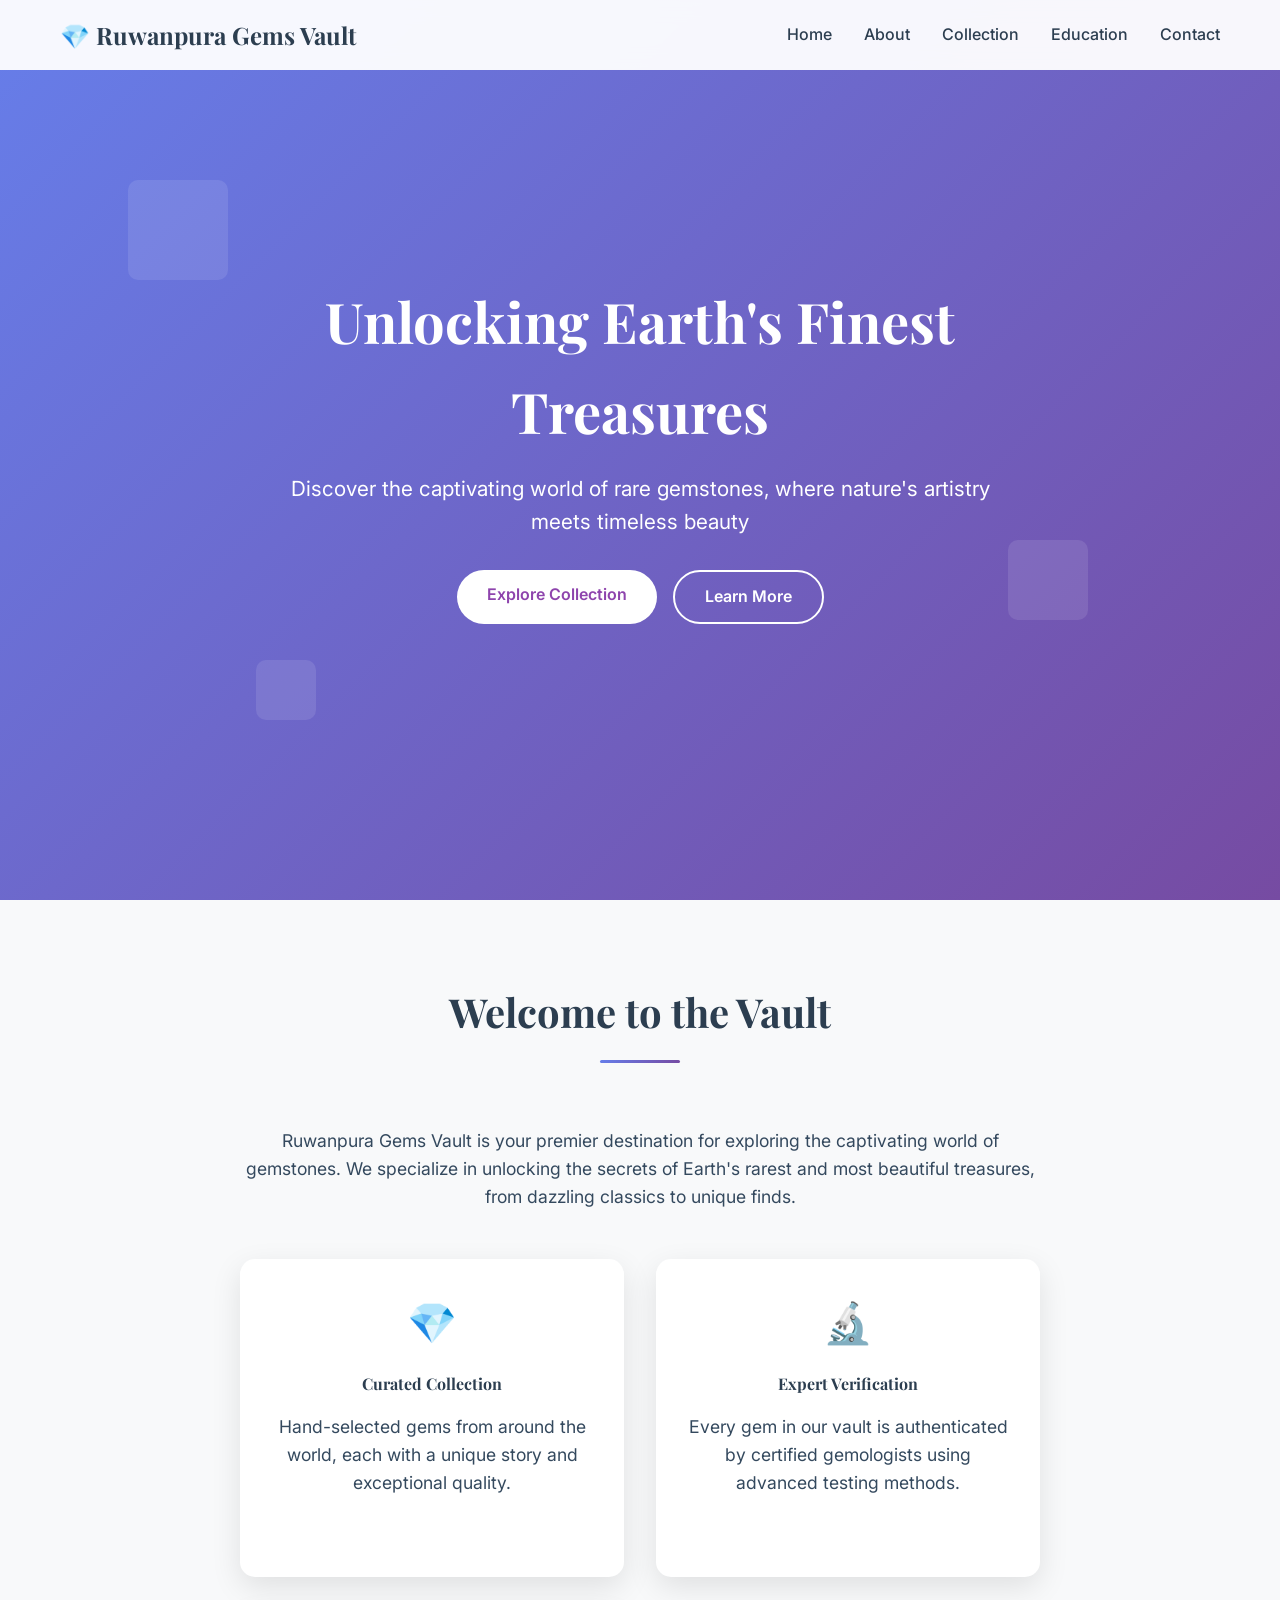
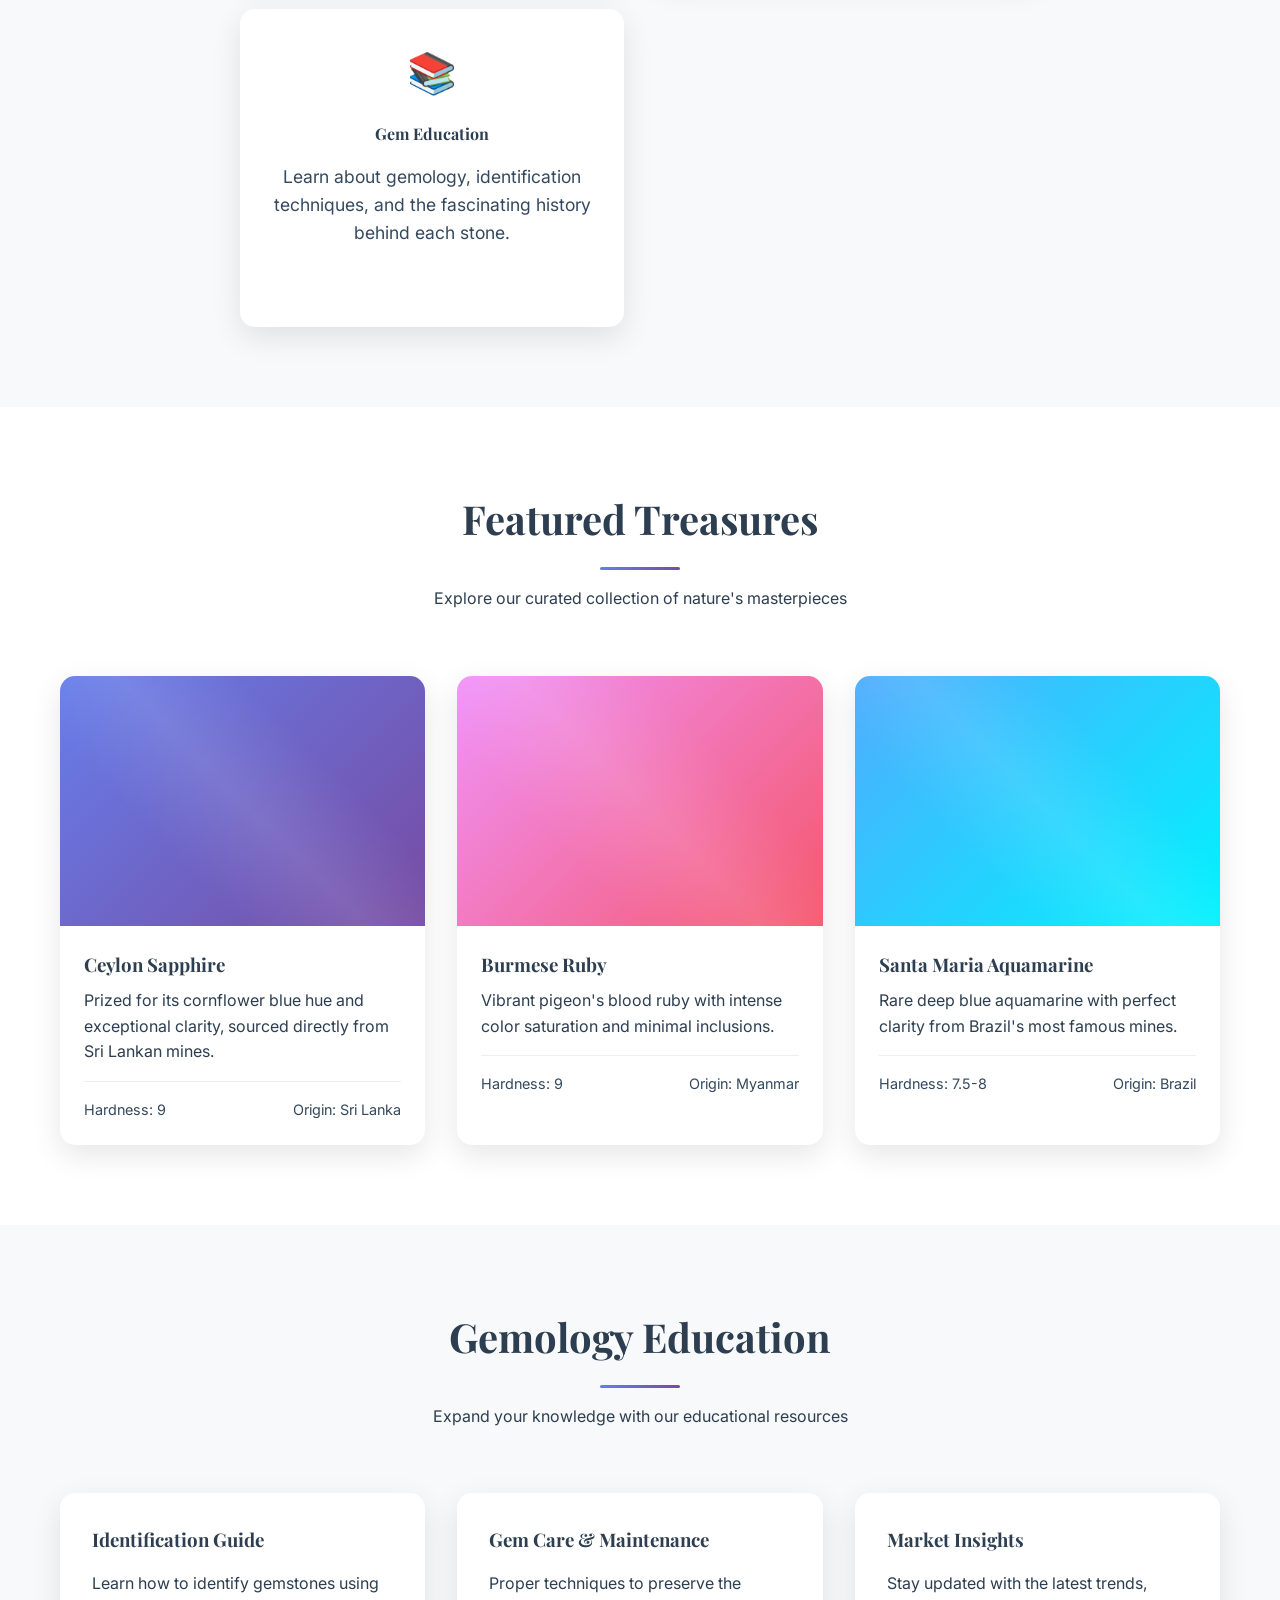
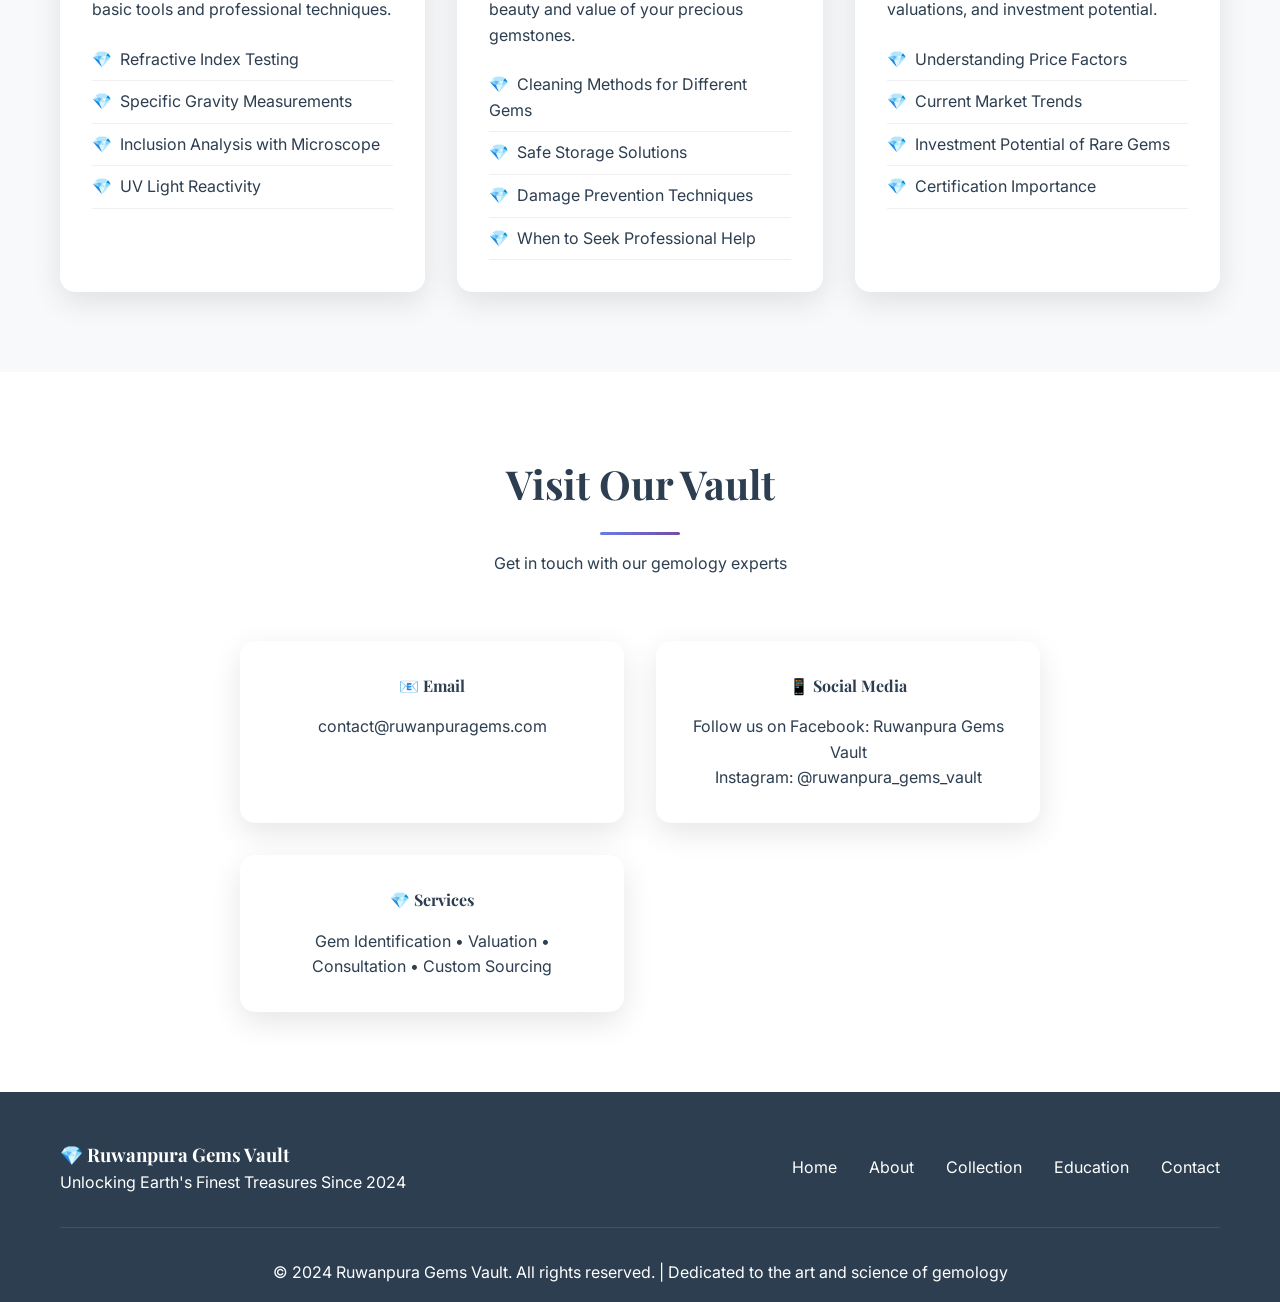
<file: index.html>
<!DOCTYPE html>
<html lang="en">
<head>
    <meta charset="UTF-8">
    <meta name="viewport" content="width=device-width, initial-scale=1.0">
    <title>Ruwanpura Gems Vault - Unlocking Earth's Finest Treasures</title>
    <link href="https://fonts.googleapis.com/css2?family=Playfair+Display:wght@400;700&family=Inter:wght@300;400;600&display=swap" rel="stylesheet">
    <style>
        * {
            margin: 0;
            padding: 0;
            box-sizing: border-box;
        }

        :root {
            --primary-color: #2c3e50;
            --secondary-color: #34495e;
            --accent-color: #8e44ad;
            --accent-light: #9b59b6;
            --text-light: #ecf0f1;
            --text-dark: #2c3e50;
            --gradient: linear-gradient(135deg, #667eea 0%, #764ba2 100%);
            --shadow: 0 10px 30px rgba(0, 0, 0, 0.1);
        }

        body {
            font-family: 'Inter', sans-serif;
            line-height: 1.6;
            color: var(--text-dark);
            overflow-x: hidden;
        }

        h1, h2, h3, h4 {
            font-family: 'Playfair Display', serif;
            font-weight: 700;
        }

        .container {
            max-width: 1200px;
            margin: 0 auto;
            padding: 0 20px;
        }

        /* Navigation */
        .navbar {
            position: fixed;
            top: 0;
            width: 100%;
            background: rgba(255, 255, 255, 0.95);
            backdrop-filter: blur(10px);
            z-index: 1000;
            padding: 1rem 0;
            transition: all 0.3s ease;
        }

        .nav-container {
            max-width: 1200px;
            margin: 0 auto;
            padding: 0 20px;
            display: flex;
            justify-content: space-between;
            align-items: center;
        }

        .nav-logo h2 {
            color: var(--primary-color);
            font-size: 1.5rem;
        }

        .nav-menu {
            display: flex;
            list-style: none;
            gap: 2rem;
        }

        .nav-menu a {
            text-decoration: none;
            color: var(--text-dark);
            font-weight: 500;
            transition: color 0.3s ease;
        }

        .nav-menu a:hover {
            color: var(--accent-color);
        }

        .hamburger {
            display: none;
            flex-direction: column;
            cursor: pointer;
        }

        .hamburger span {
            width: 25px;
            height: 3px;
            background: var(--primary-color);
            margin: 3px 0;
            transition: 0.3s;
        }

        /* Hero Section */
        .hero {
            min-height: 100vh;
            background: linear-gradient(135deg, #667eea 0%, #764ba2 100%);
            display: flex;
            align-items: center;
            justify-content: center;
            position: relative;
            overflow: hidden;
        }

        .hero-content {
            text-align: center;
            color: white;
            z-index: 2;
            max-width: 800px;
            padding: 0 20px;
        }

        .hero-title {
            font-size: 3.5rem;
            margin-bottom: 1rem;
            animation: fadeInUp 1s ease;
        }

        .hero-subtitle {
            font-size: 1.3rem;
            margin-bottom: 2rem;
            opacity: 0.9;
            animation: fadeInUp 1s ease 0.2s both;
        }

        .hero-buttons {
            display: flex;
            gap: 1rem;
            justify-content: center;
            animation: fadeInUp 1s ease 0.4s both;
        }

        .btn {
            padding: 12px 30px;
            border: none;
            border-radius: 50px;
            text-decoration: none;
            font-weight: 600;
            transition: all 0.3s ease;
            cursor: pointer;
        }

        .btn-primary {
            background: white;
            color: var(--accent-color);
        }

        .btn-primary:hover {
            transform: translateY(-2px);
            box-shadow: 0 10px 25px rgba(0, 0, 0, 0.2);
        }

        .btn-secondary {
            background: transparent;
            color: white;
            border: 2px solid white;
        }

        .btn-secondary:hover {
            background: white;
            color: var(--accent-color);
        }

        /* Crystal Animations */
        .hero-crystals {
            position: absolute;
            width: 100%;
            height: 100%;
            pointer-events: none;
        }

        .crystal {
            position: absolute;
            background: rgba(255, 255, 255, 0.1);
            border-radius: 10px;
            animation: float 6s ease-in-out infinite;
        }

        .crystal-1 {
            width: 100px;
            height: 100px;
            top: 20%;
            left: 10%;
            animation-delay: 0s;
        }

        .crystal-2 {
            width: 80px;
            height: 80px;
            top: 60%;
            right: 15%;
            animation-delay: 2s;
        }

        .crystal-3 {
            width: 60px;
            height: 60px;
            bottom: 20%;
            left: 20%;
            animation-delay: 4s;
        }

        /* Sections */
        section {
            padding: 80px 0;
        }

        .section-header {
            text-align: center;
            margin-bottom: 4rem;
        }

        .section-header h2 {
            font-size: 2.5rem;
            color: var(--primary-color);
            margin-bottom: 1rem;
        }

        .divider {
            width: 80px;
            height: 3px;
            background: var(--gradient);
            margin: 0 auto 1rem;
            border-radius: 2px;
        }

        /* About Section */
        .about {
            background: #f8f9fa;
        }

        .about-content {
            text-align: center;
            max-width: 800px;
            margin: 0 auto;
        }

        .about-text p {
            font-size: 1.1rem;
            margin-bottom: 3rem;
            color: var(--secondary-color);
        }

        .features {
            display: grid;
            grid-template-columns: repeat(auto-fit, minmax(250px, 1fr));
            gap: 2rem;
            margin-top: 3rem;
        }

        .feature {
            padding: 2rem;
            background: white;
            border-radius: 15px;
            box-shadow: var(--shadow);
            transition: transform 0.3s ease;
        }

        .feature:hover {
            transform: translateY(-5px);
        }

        .feature-icon {
            font-size: 2.5rem;
            margin-bottom: 1rem;
            display: block;
        }

        .feature h4 {
            margin-bottom: 1rem;
            color: var(--primary-color);
        }

        /* Gems Section */
        .gems-grid {
            display: grid;
            grid-template-columns: repeat(auto-fit, minmax(300px, 1fr));
            gap: 2rem;
        }

        .gem-card {
            background: white;
            border-radius: 15px;
            overflow: hidden;
            box-shadow: var(--shadow);
            transition: transform 0.3s ease;
        }

        .gem-card:hover {
            transform: translateY(-10px);
        }

        .gem-image {
            height: 250px;
            background: var(--gradient);
            position: relative;
            overflow: hidden;
        }

        .gem-image::after {
            content: '';
            position: absolute;
            top: 0;
            left: 0;
            right: 0;
            bottom: 0;
            background: linear-gradient(45deg, transparent 30%, rgba(255,255,255,0.1) 50%, transparent 70%);
            animation: shine 3s infinite;
        }

        .gem-info {
            padding: 1.5rem;
        }

        .gem-info h3 {
            margin-bottom: 0.5rem;
            color: var(--primary-color);
        }

        .gem-specs {
            display: flex;
            justify-content: space-between;
            margin-top: 1rem;
            padding-top: 1rem;
            border-top: 1px solid #eee;
            font-size: 0.9rem;
            color: var(--secondary-color);
        }

        /* Education Section */
        .education {
            background: #f8f9fa;
        }

        .education-grid {
            display: grid;
            grid-template-columns: repeat(auto-fit, minmax(300px, 1fr));
            gap: 2rem;
        }

        .edu-card {
            background: white;
            padding: 2rem;
            border-radius: 15px;
            box-shadow: var(--shadow);
        }

        .edu-card h3 {
            color: var(--primary-color);
            margin-bottom: 1rem;
        }

        .edu-card ul {
            list-style: none;
            margin-top: 1rem;
        }

        .edu-card li {
            padding: 0.5rem 0;
            border-bottom: 1px solid #f0f0f0;
        }

        .edu-card li:before {
            content: '💎';
            margin-right: 0.5rem;
        }

        /* Contact Section */
        .contact-info {
            display: grid;
            grid-template-columns: repeat(auto-fit, minmax(250px, 1fr));
            gap: 2rem;
            max-width: 800px;
            margin: 0 auto;
        }

        .contact-item {
            text-align: center;
            padding: 2rem;
            background: white;
            border-radius: 15px;
            box-shadow: var(--shadow);
        }

        .contact-item h4 {
            color: var(--primary-color);
            margin-bottom: 1rem;
        }

        /* Footer */
        .footer {
            background: var(--primary-color);
            color: white;
            padding: 3rem 0 1rem;
        }

        .footer-content {
            display: flex;
            justify-content: space-between;
            align-items: center;
            margin-bottom: 2rem;
        }

        .footer-links {
            display: flex;
            gap: 2rem;
        }

        .footer-links a {
            color: white;
            text-decoration: none;
            transition: color 0.3s ease;
        }

        .footer-links a:hover {
            color: var(--accent-light);
        }

        .footer-bottom {
            text-align: center;
            padding-top: 2rem;
            border-top: 1px solid rgba(255, 255, 255, 0.1);
        }

        /* Animations */
        @keyframes fadeInUp {
            from {
                opacity: 0;
                transform: translateY(30px);
            }
            to {
                opacity: 1;
                transform: translateY(0);
            }
        }

        @keyframes float {
            0%, 100% {
                transform: translateY(0) rotate(0deg);
            }
            50% {
                transform: translateY(-20px) rotate(180deg);
            }
        }

        @keyframes shine {
            0% {
                transform: translateX(-100%);
            }
            100% {
                transform: translateX(100%);
            }
        }

        /* Responsive Design */
        @media (max-width: 768px) {
            .hamburger {
                display: flex;
            }
            
            .nav-menu {
                position: fixed;
                left: -100%;
                top: 70px;
                flex-direction: column;
                background-color: white;
                width: 100%;
                text-align: center;
                transition: 0.3s;
                box-shadow: 0 10px 27px rgba(0, 0, 0, 0.05);
                padding: 2rem 0;
            }
            
            .nav-menu.active {
                left: 0;
            }
            
            .hero-title {
                font-size: 2.5rem;
            }
            
            .hero-buttons {
                flex-direction: column;
                align-items: center;
            }
            
            .footer-content {
                flex-direction: column;
                gap: 2rem;
                text-align: center;
            }
            
            .footer-links {
                flex-direction: column;
                gap: 1rem;
            }
        }
    </style>
</head>
<body>
    <!-- Navigation -->
    <nav class="navbar">
        <div class="nav-container">
            <div class="nav-logo">
                <h2>💎 Ruwanpura Gems Vault</h2>
            </div>
            <ul class="nav-menu">
                <li><a href="#home">Home</a></li>
                <li><a href="#about">About</a></li>
                <li><a href="#gems">Collection</a></li>
                <li><a href="#education">Education</a></li>
                <li><a href="#contact">Contact</a></li>
            </ul>
            <div class="hamburger">
                <span></span>
                <span></span>
                <span></span>
            </div>
        </div>
    </nav>

    <!-- Hero Section -->
    <section id="home" class="hero">
        <div class="hero-content">
            <h1 class="hero-title">Unlocking Earth's Finest Treasures</h1>
            <p class="hero-subtitle">Discover the captivating world of rare gemstones, where nature's artistry meets timeless beauty</p>
            <div class="hero-buttons">
                <a href="#gems" class="btn btn-primary">Explore Collection</a>
                <a href="#about" class="btn btn-secondary">Learn More</a>
            </div>
        </div>
        <div class="hero-crystals">
            <div class="crystal crystal-1"></div>
            <div class="crystal crystal-2"></div>
            <div class="crystal crystal-3"></div>
        </div>
    </section>

    <!-- About Section -->
    <section id="about" class="about">
        <div class="container">
            <div class="section-header">
                <h2>Welcome to the Vault</h2>
                <div class="divider"></div>
            </div>
            <div class="about-content">
                <div class="about-text">
                    <p>Ruwanpura Gems Vault is your premier destination for exploring the captivating world of gemstones. We specialize in unlocking the secrets of Earth's rarest and most beautiful treasures, from dazzling classics to unique finds.</p>
                    <div class="features">
                        <div class="feature">
                            <span class="feature-icon">💎</span>
                            <h4>Curated Collection</h4>
                            <p>Hand-selected gems from around the world, each with a unique story and exceptional quality.</p>
                        </div>
                        <div class="feature">
                            <span class="feature-icon">🔬</span>
                            <h4>Expert Verification</h4>
                            <p>Every gem in our vault is authenticated by certified gemologists using advanced testing methods.</p>
                        </div>
                        <div class="feature">
                            <span class="feature-icon">📚</span>
                            <h4>Gem Education</h4>
                            <p>Learn about gemology, identification techniques, and the fascinating history behind each stone.</p>
                        </div>
                    </div>
                </div>
            </div>
        </div>
    </section>

    <!-- Featured Gems -->
    <section id="gems" class="gems">
        <div class="container">
            <div class="section-header">
                <h2>Featured Treasures</h2>
                <div class="divider"></div>
                <p>Explore our curated collection of nature's masterpieces</p>
            </div>
            <div class="gems-grid">
                <div class="gem-card">
                    <div class="gem-image" style="background: linear-gradient(135deg, #667eea 0%, #764ba2 100%);"></div>
                    <div class="gem-info">
                        <h3>Ceylon Sapphire</h3>
                        <p>Prized for its cornflower blue hue and exceptional clarity, sourced directly from Sri Lankan mines.</p>
                        <div class="gem-specs">
                            <span>Hardness: 9</span>
                            <span>Origin: Sri Lanka</span>
                        </div>
                    </div>
                </div>
                <div class="gem-card">
                    <div class="gem-image" style="background: linear-gradient(135deg, #f093fb 0%, #f5576c 100%);"></div>
                    <div class="gem-info">
                        <h3>Burmese Ruby</h3>
                        <p>Vibrant pigeon's blood ruby with intense color saturation and minimal inclusions.</p>
                        <div class="gem-specs">
                            <span>Hardness: 9</span>
                            <span>Origin: Myanmar</span>
                        </div>
                    </div>
                </div>
                <div class="gem-card">
                    <div class="gem-image" style="background: linear-gradient(135deg, #4facfe 0%, #00f2fe 100%);"></div>
                    <div class="gem-info">
                        <h3>Santa Maria Aquamarine</h3>
                        <p>Rare deep blue aquamarine with perfect clarity from Brazil's most famous mines.</p>
                        <div class="gem-specs">
                            <span>Hardness: 7.5-8</span>
                            <span>Origin: Brazil</span>
                        </div>
                    </div>
                </div>
            </div>
        </div>
    </section>

    <!-- Education Section -->
    <section id="education" class="education">
        <div class="container">
            <div class="section-header">
                <h2>Gemology Education</h2>
                <div class="divider"></div>
                <p>Expand your knowledge with our educational resources</p>
            </div>
            <div class="education-grid">
                <div class="edu-card">
                    <h3>Identification Guide</h3>
                    <p>Learn how to identify gemstones using basic tools and professional techniques.</p>
                    <ul>
                        <li>Refractive Index Testing</li>
                        <li>Specific Gravity Measurements</li>
                        <li>Inclusion Analysis with Microscope</li>
                        <li>UV Light Reactivity</li>
                    </ul>
                </div>
                <div class="edu-card">
                    <h3>Gem Care & Maintenance</h3>
                    <p>Proper techniques to preserve the beauty and value of your precious gemstones.</p>
                    <ul>
                        <li>Cleaning Methods for Different Gems</li>
                        <li>Safe Storage Solutions</li>
                        <li>Damage Prevention Techniques</li>
                        <li>When to Seek Professional Help</li>
                    </ul>
                </div>
                <div class="edu-card">
                    <h3>Market Insights</h3>
                    <p>Stay updated with the latest trends, valuations, and investment potential.</p>
                    <ul>
                        <li>Understanding Price Factors</li>
                        <li>Current Market Trends</li>
                        <li>Investment Potential of Rare Gems</li>
                        <li>Certification Importance</li>
                    </ul>
                </div>
            </div>
        </div>
    </section>

    <!-- Contact Section -->
    <section id="contact" class="contact">
        <div class="container">
            <div class="section-header">
                <h2>Visit Our Vault</h2>
                <div class="divider"></div>
                <p>Get in touch with our gemology experts</p>
            </div>
            <div class="contact-content">
                <div class="contact-info">
                    <div class="contact-item">
                        <h4>📧 Email</h4>
                        <p>contact@ruwanpuragems.com</p>
                    </div>
                    <div class="contact-item">
                        <h4>📱 Social Media</h4>
                        <p>Follow us on Facebook: Ruwanpura Gems Vault</p>
                        <p>Instagram: @ruwanpura_gems_vault</p>
                    </div>
                    <div class="contact-item">
                        <h4>💎 Services</h4>
                        <p>Gem Identification • Valuation • Consultation • Custom Sourcing</p>
                    </div>
                </div>
            </div>
        </div>
    </section>

    <!-- Footer -->
    <footer class="footer">
        <div class="container">
            <div class="footer-content">
                <div class="footer-logo">
                    <h3>💎 Ruwanpura Gems Vault</h3>
                    <p>Unlocking Earth's Finest Treasures Since 2024</p>
                </div>
                <div class="footer-links">
                    <a href="#home">Home</a>
                    <a href="#about">About</a>
                    <a href="#gems">Collection</a>
                    <a href="#education">Education</a>
                    <a href="#contact">Contact</a>
                </div>
            </div>
            <div class="footer-bottom">
                <p>&copy; 2024 Ruwanpura Gems Vault. All rights reserved. | Dedicated to the art and science of gemology</p>
            </div>
        </div>
    </footer>

    <script>
        // Mobile Navigation Toggle
        const hamburger = document.querySelector('.hamburger');
        const navMenu = document.querySelector('.nav-menu');

        hamburger.addEventListener('click', () => {
            hamburger.classList.toggle('active');
            navMenu.classList.toggle('active');
        });

        // Close mobile menu when clicking on a link
        document.querySelectorAll('.nav-menu a').forEach(n => n.addEventListener('click', () => {
            hamburger.classList.remove('active');
            navMenu.classList.remove('active');
        }));

        // Smooth scrolling for navigation links
        document.querySelectorAll('a[href^="#"]').forEach(anchor => {
            anchor.addEventListener('click', function (e) {
                e.preventDefault();
                const target = document.querySelector(this.getAttribute('href'));
                if (target) {
                    target.scrollIntoView({
                        behavior: 'smooth',
                        block: 'start'
                    });
                }
            });
        });

        // Navbar background on scroll
        window.addEventListener('scroll', () => {
            const navbar = document.querySelector('.navbar');
            if (window.scrollY > 100) {
                navbar.style.background = 'rgba(255, 255, 255, 0.98)';
                navbar.style.boxShadow = '0 2px 20px rgba(0, 0, 0, 0.1)';
            } else {
                navbar.style.background = 'rgba(255, 255, 255, 0.95)';
                navbar.style.boxShadow = 'none';
            }
        });

        // Add loading animation
        window.addEventListener('load', () => {
            document.body.classList.add('loaded');
        });
    </script>
</body>
</html>
</file>
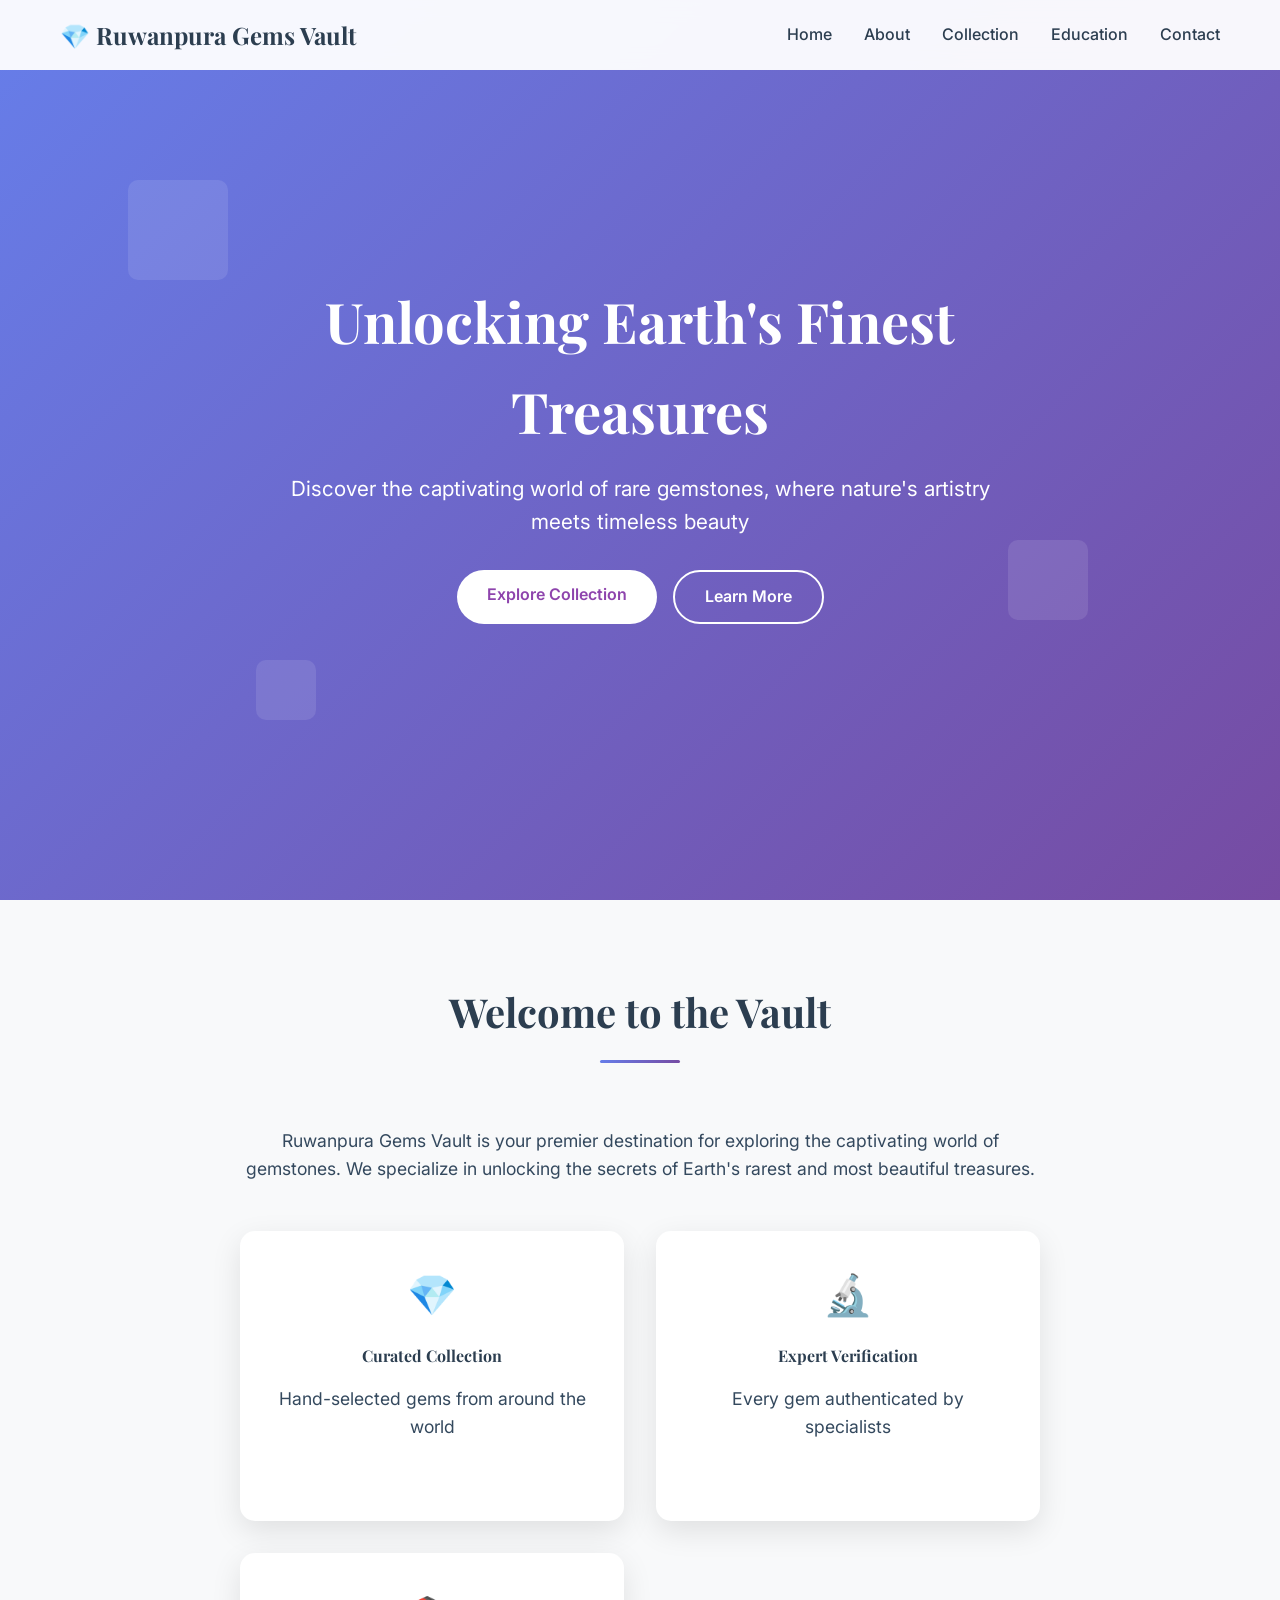
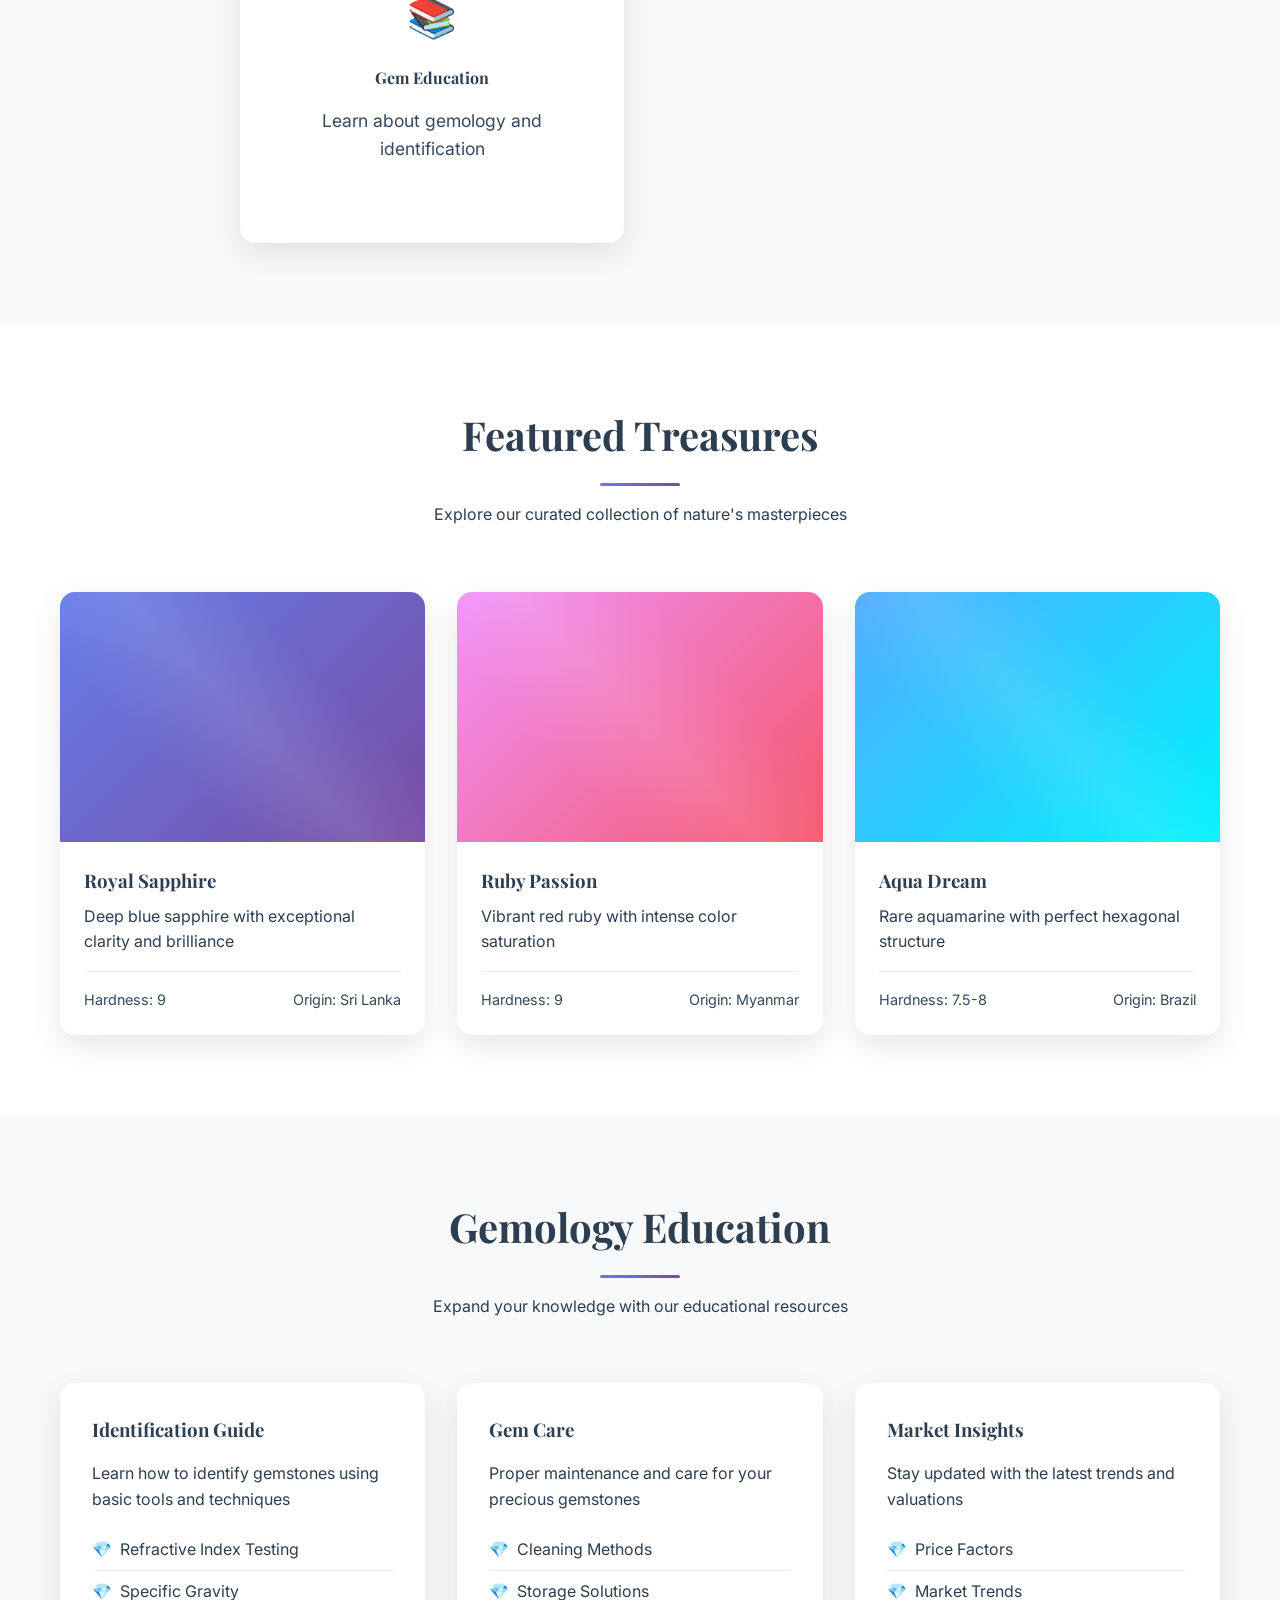
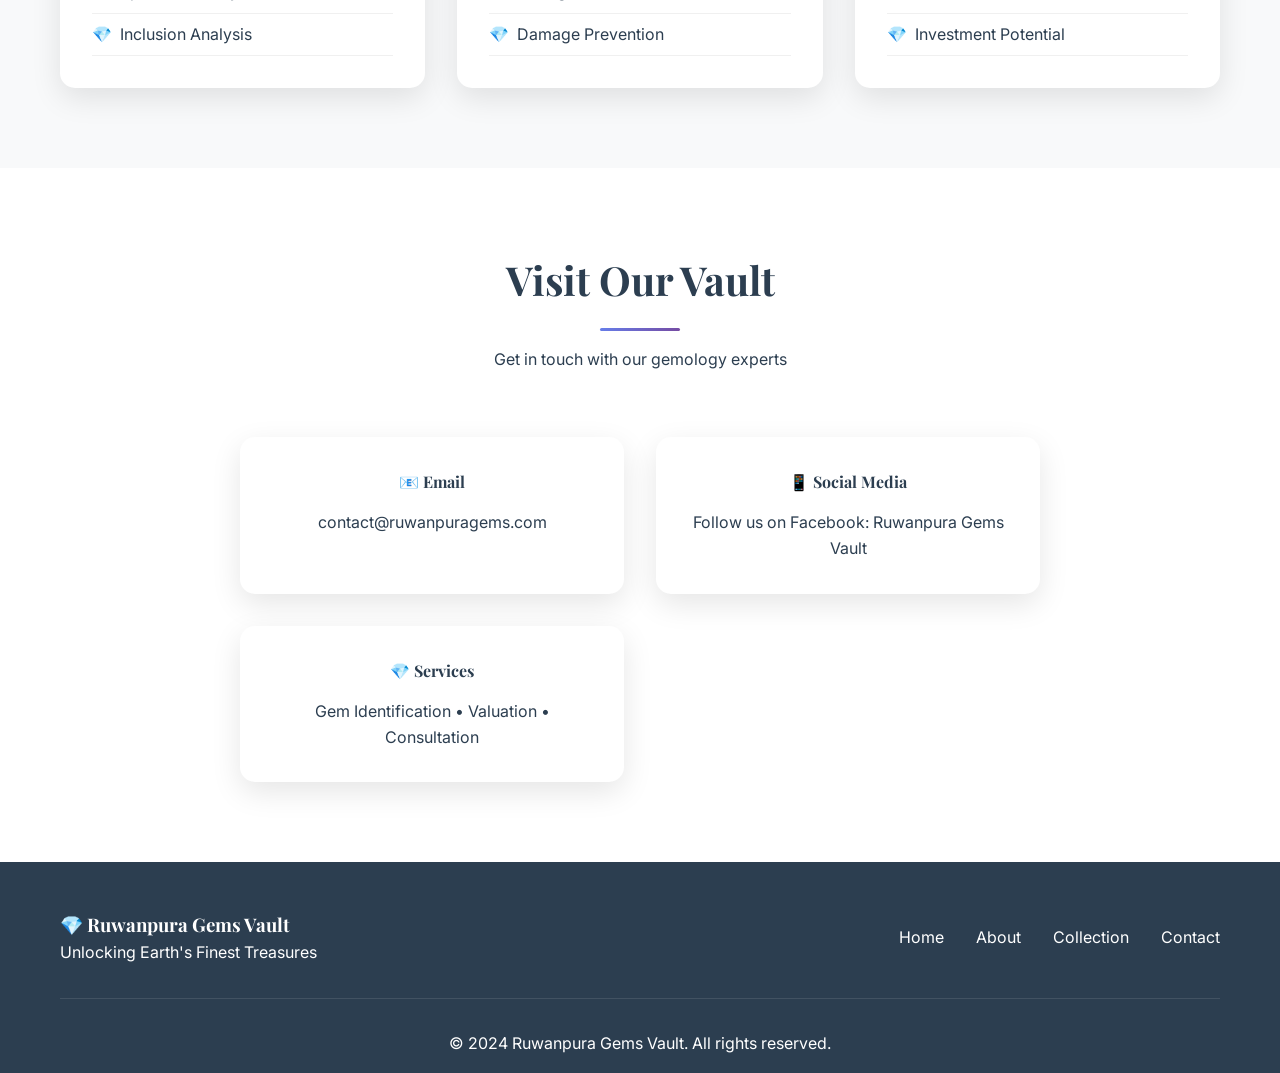
<file: ruwanpura-gems-vault/index.html>
<!DOCTYPE html>
<html lang="en">
<head>
    <meta charset="UTF-8">
    <meta name="viewport" content="width=device-width, initial-scale=1.0">
    <title>Ruwanpura Gems Vault - Unlocking Earth's Finest Treasures</title>
    <link rel="stylesheet" href="style.css">
    <link href="https://fonts.googleapis.com/css2?family=Playfair+Display:wght@400;700&family=Inter:wght@300;400;600&display=swap" rel="stylesheet">
</head>
<body>
    <!-- Navigation -->
    <nav class="navbar">
        <div class="nav-container">
            <div class="nav-logo">
                <h2>💎 Ruwanpura Gems Vault</h2>
            </div>
            <ul class="nav-menu">
                <li><a href="#home">Home</a></li>
                <li><a href="#about">About</a></li>
                <li><a href="#gems">Collection</a></li>
                <li><a href="#education">Education</a></li>
                <li><a href="#contact">Contact</a></li>
            </ul>
            <div class="hamburger">
                <span></span>
                <span></span>
                <span></span>
            </div>
        </div>
    </nav>

    <!-- Hero Section -->
    <section id="home" class="hero">
        <div class="hero-content">
            <h1 class="hero-title">Unlocking Earth's Finest Treasures</h1>
            <p class="hero-subtitle">Discover the captivating world of rare gemstones, where nature's artistry meets timeless beauty</p>
            <div class="hero-buttons">
                <a href="#gems" class="btn btn-primary">Explore Collection</a>
                <a href="#about" class="btn btn-secondary">Learn More</a>
            </div>
        </div>
        <div class="hero-crystals">
            <div class="crystal crystal-1"></div>
            <div class="crystal crystal-2"></div>
            <div class="crystal crystal-3"></div>
        </div>
    </section>

    <!-- About Section -->
    <section id="about" class="about">
        <div class="container">
            <div class="section-header">
                <h2>Welcome to the Vault</h2>
                <div class="divider"></div>
            </div>
            <div class="about-content">
                <div class="about-text">
                    <p>Ruwanpura Gems Vault is your premier destination for exploring the captivating world of gemstones. We specialize in unlocking the secrets of Earth's rarest and most beautiful treasures.</p>
                    <div class="features">
                        <div class="feature">
                            <span class="feature-icon">💎</span>
                            <h4>Curated Collection</h4>
                            <p>Hand-selected gems from around the world</p>
                        </div>
                        <div class="feature">
                            <span class="feature-icon">🔬</span>
                            <h4>Expert Verification</h4>
                            <p>Every gem authenticated by specialists</p>
                        </div>
                        <div class="feature">
                            <span class="feature-icon">📚</span>
                            <h4>Gem Education</h4>
                            <p>Learn about gemology and identification</p>
                        </div>
                    </div>
                </div>
            </div>
        </div>
    </section>

    <!-- Featured Gems -->
    <section id="gems" class="gems">
        <div class="container">
            <div class="section-header">
                <h2>Featured Treasures</h2>
                <div class="divider"></div>
                <p>Explore our curated collection of nature's masterpieces</p>
            </div>
            <div class="gems-grid">
                <div class="gem-card">
                    <div class="gem-image" style="background: linear-gradient(135deg, #667eea 0%, #764ba2 100%);"></div>
                    <div class="gem-info">
                        <h3>Royal Sapphire</h3>
                        <p>Deep blue sapphire with exceptional clarity and brilliance</p>
                        <div class="gem-specs">
                            <span>Hardness: 9</span>
                            <span>Origin: Sri Lanka</span>
                        </div>
                    </div>
                </div>
                <div class="gem-card">
                    <div class="gem-image" style="background: linear-gradient(135deg, #f093fb 0%, #f5576c 100%);"></div>
                    <div class="gem-info">
                        <h3>Ruby Passion</h3>
                        <p>Vibrant red ruby with intense color saturation</p>
                        <div class="gem-specs">
                            <span>Hardness: 9</span>
                            <span>Origin: Myanmar</span>
                        </div>
                    </div>
                </div>
                <div class="gem-card">
                    <div class="gem-image" style="background: linear-gradient(135deg, #4facfe 0%, #00f2fe 100%);"></div>
                    <div class="gem-info">
                        <h3>Aqua Dream</h3>
                        <p>Rare aquamarine with perfect hexagonal structure</p>
                        <div class="gem-specs">
                            <span>Hardness: 7.5-8</span>
                            <span>Origin: Brazil</span>
                        </div>
                    </div>
                </div>
            </div>
        </div>
    </section>

    <!-- Education Section -->
    <section id="education" class="education">
        <div class="container">
            <div class="section-header">
                <h2>Gemology Education</h2>
                <div class="divider"></div>
                <p>Expand your knowledge with our educational resources</p>
            </div>
            <div class="education-grid">
                <div class="edu-card">
                    <h3>Identification Guide</h3>
                    <p>Learn how to identify gemstones using basic tools and techniques</p>
                    <ul>
                        <li>Refractive Index Testing</li>
                        <li>Specific Gravity</li>
                        <li>Inclusion Analysis</li>
                    </ul>
                </div>
                <div class="edu-card">
                    <h3>Gem Care</h3>
                    <p>Proper maintenance and care for your precious gemstones</p>
                    <ul>
                        <li>Cleaning Methods</li>
                        <li>Storage Solutions</li>
                        <li>Damage Prevention</li>
                    </ul>
                </div>
                <div class="edu-card">
                    <h3>Market Insights</h3>
                    <p>Stay updated with the latest trends and valuations</p>
                    <ul>
                        <li>Price Factors</li>
                        <li>Market Trends</li>
                        <li>Investment Potential</li>
                    </ul>
                </div>
            </div>
        </div>
    </section>

    <!-- Contact Section -->
    <section id="contact" class="contact">
        <div class="container">
            <div class="section-header">
                <h2>Visit Our Vault</h2>
                <div class="divider"></div>
                <p>Get in touch with our gemology experts</p>
            </div>
            <div class="contact-content">
                <div class="contact-info">
                    <div class="contact-item">
                        <h4>📧 Email</h4>
                        <p>contact@ruwanpuragems.com</p>
                    </div>
                    <div class="contact-item">
                        <h4>📱 Social Media</h4>
                        <p>Follow us on Facebook: Ruwanpura Gems Vault</p>
                    </div>
                    <div class="contact-item">
                        <h4>💎 Services</h4>
                        <p>Gem Identification • Valuation • Consultation</p>
                    </div>
                </div>
            </div>
        </div>
    </section>

    <!-- Footer -->
    <footer class="footer">
        <div class="container">
            <div class="footer-content">
                <div class="footer-logo">
                    <h3>💎 Ruwanpura Gems Vault</h3>
                    <p>Unlocking Earth's Finest Treasures</p>
                </div>
                <div class="footer-links">
                    <a href="#home">Home</a>
                    <a href="#about">About</a>
                    <a href="#gems">Collection</a>
                    <a href="#contact">Contact</a>
                </div>
            </div>
            <div class="footer-bottom">
                <p>&copy; 2024 Ruwanpura Gems Vault. All rights reserved.</p>
            </div>
        </div>
    </footer>

    <script src="script.js"></script>
</body>
</html>
</file>
<file: ruwanpura-gems-vault/style.css>
* {
    margin: 0;
    padding: 0;
    box-sizing: border-box;
}

:root {
    --primary-color: #2c3e50;
    --secondary-color: #34495e;
    --accent-color: #8e44ad;
    --accent-light: #9b59b6;
    --text-light: #ecf0f1;
    --text-dark: #2c3e50;
    --gradient: linear-gradient(135deg, #667eea 0%, #764ba2 100%);
    --shadow: 0 10px 30px rgba(0, 0, 0, 0.1);
}

body {
    font-family: 'Inter', sans-serif;
    line-height: 1.6;
    color: var(--text-dark);
    overflow-x: hidden;
}

h1, h2, h3, h4 {
    font-family: 'Playfair Display', serif;
    font-weight: 700;
}

.container {
    max-width: 1200px;
    margin: 0 auto;
    padding: 0 20px;
}

/* Navigation */
.navbar {
    position: fixed;
    top: 0;
    width: 100%;
    background: rgba(255, 255, 255, 0.95);
    backdrop-filter: blur(10px);
    z-index: 1000;
    padding: 1rem 0;
    transition: all 0.3s ease;
}

.nav-container {
    max-width: 1200px;
    margin: 0 auto;
    padding: 0 20px;
    display: flex;
    justify-content: space-between;
    align-items: center;
}

.nav-logo h2 {
    color: var(--primary-color);
    font-size: 1.5rem;
}

.nav-menu {
    display: flex;
    list-style: none;
    gap: 2rem;
}

.nav-menu a {
    text-decoration: none;
    color: var(--text-dark);
    font-weight: 500;
    transition: color 0.3s ease;
}

.nav-menu a:hover {
    color: var(--accent-color);
}

.hamburger {
    display: none;
    flex-direction: column;
    cursor: pointer;
}

.hamburger span {
    width: 25px;
    height: 3px;
    background: var(--primary-color);
    margin: 3px 0;
    transition: 0.3s;
}

/* Hero Section */
.hero {
    min-height: 100vh;
    background: linear-gradient(135deg, #667eea 0%, #764ba2 100%);
    display: flex;
    align-items: center;
    justify-content: center;
    position: relative;
    overflow: hidden;
}

.hero-content {
    text-align: center;
    color: white;
    z-index: 2;
    max-width: 800px;
    padding: 0 20px;
}

.hero-title {
    font-size: 3.5rem;
    margin-bottom: 1rem;
    animation: fadeInUp 1s ease;
}

.hero-subtitle {
    font-size: 1.3rem;
    margin-bottom: 2rem;
    opacity: 0.9;
    animation: fadeInUp 1s ease 0.2s both;
}

.hero-buttons {
    display: flex;
    gap: 1rem;
    justify-content: center;
    animation: fadeInUp 1s ease 0.4s both;
}

.btn {
    padding: 12px 30px;
    border: none;
    border-radius: 50px;
    text-decoration: none;
    font-weight: 600;
    transition: all 0.3s ease;
    cursor: pointer;
}

.btn-primary {
    background: white;
    color: var(--accent-color);
}

.btn-primary:hover {
    transform: translateY(-2px);
    box-shadow: 0 10px 25px rgba(0, 0, 0, 0.2);
}

.btn-secondary {
    background: transparent;
    color: white;
    border: 2px solid white;
}

.btn-secondary:hover {
    background: white;
    color: var(--accent-color);
}

/* Crystal Animations */
.hero-crystals {
    position: absolute;
    width: 100%;
    height: 100%;
    pointer-events: none;
}

.crystal {
    position: absolute;
    background: rgba(255, 255, 255, 0.1);
    border-radius: 10px;
    animation: float 6s ease-in-out infinite;
}

.crystal-1 {
    width: 100px;
    height: 100px;
    top: 20%;
    left: 10%;
    animation-delay: 0s;
}

.crystal-2 {
    width: 80px;
    height: 80px;
    top: 60%;
    right: 15%;
    animation-delay: 2s;
}

.crystal-3 {
    width: 60px;
    height: 60px;
    bottom: 20%;
    left: 20%;
    animation-delay: 4s;
}

/* Sections */
section {
    padding: 80px 0;
}

.section-header {
    text-align: center;
    margin-bottom: 4rem;
}

.section-header h2 {
    font-size: 2.5rem;
    color: var(--primary-color);
    margin-bottom: 1rem;
}

.divider {
    width: 80px;
    height: 3px;
    background: var(--gradient);
    margin: 0 auto 1rem;
    border-radius: 2px;
}

/* About Section */
.about {
    background: #f8f9fa;
}

.about-content {
    text-align: center;
    max-width: 800px;
    margin: 0 auto;
}

.about-text p {
    font-size: 1.1rem;
    margin-bottom: 3rem;
    color: var(--secondary-color);
}

.features {
    display: grid;
    grid-template-columns: repeat(auto-fit, minmax(250px, 1fr));
    gap: 2rem;
    margin-top: 3rem;
}

.feature {
    padding: 2rem;
    background: white;
    border-radius: 15px;
    box-shadow: var(--shadow);
    transition: transform 0.3s ease;
}

.feature:hover {
    transform: translateY(-5px);
}

.feature-icon {
    font-size: 2.5rem;
    margin-bottom: 1rem;
    display: block;
}

.feature h4 {
    margin-bottom: 1rem;
    color: var(--primary-color);
}

/* Gems Section */
.gems-grid {
    display: grid;
    grid-template-columns: repeat(auto-fit, minmax(300px, 1fr));
    gap: 2rem;
}

.gem-card {
    background: white;
    border-radius: 15px;
    overflow: hidden;
    box-shadow: var(--shadow);
    transition: transform 0.3s ease;
}

.gem-card:hover {
    transform: translateY(-10px);
}

.gem-image {
    height: 250px;
    background: var(--gradient);
    position: relative;
    overflow: hidden;
}

.gem-image::after {
    content: '';
    position: absolute;
    top: 0;
    left: 0;
    right: 0;
    bottom: 0;
    background: linear-gradient(45deg, transparent 30%, rgba(255,255,255,0.1) 50%, transparent 70%);
    animation: shine 3s infinite;
}

.gem-info {
    padding: 1.5rem;
}

.gem-info h3 {
    margin-bottom: 0.5rem;
    color: var(--primary-color);
}

.gem-specs {
    display: flex;
    justify-content: space-between;
    margin-top: 1rem;
    padding-top: 1rem;
    border-top: 1px solid #eee;
    font-size: 0.9rem;
    color: var(--secondary-color);
}

/* Education Section */
.education {
    background: #f8f9fa;
}

.education-grid {
    display: grid;
    grid-template-columns: repeat(auto-fit, minmax(300px, 1fr));
    gap: 2rem;
}

.edu-card {
    background: white;
    padding: 2rem;
    border-radius: 15px;
    box-shadow: var(--shadow);
}

.edu-card h3 {
    color: var(--primary-color);
    margin-bottom: 1rem;
}

.edu-card ul {
    list-style: none;
    margin-top: 1rem;
}

.edu-card li {
    padding: 0.5rem 0;
    border-bottom: 1px solid #f0f0f0;
}

.edu-card li:before {
    content: '💎';
    margin-right: 0.5rem;
}

/* Contact Section */
.contact-info {
    display: grid;
    grid-template-columns: repeat(auto-fit, minmax(250px, 1fr));
    gap: 2rem;
    max-width: 800px;
    margin: 0 auto;
}

.contact-item {
    text-align: center;
    padding: 2rem;
    background: white;
    border-radius: 15px;
    box-shadow: var(--shadow);
}

.contact-item h4 {
    color: var(--primary-color);
    margin-bottom: 1rem;
}

/* Footer */
.footer {
    background: var(--primary-color);
    color: white;
    padding: 3rem 0 1rem;
}

.footer-content {
    display: flex;
    justify-content: space-between;
    align-items: center;
    margin-bottom: 2rem;
}

.footer-links {
    display: flex;
    gap: 2rem;
}

.footer-links a {
    color: white;
    text-decoration: none;
    transition: color 0.3s ease;
}

.footer-links a:hover {
    color: var(--accent-light);
}

.footer-bottom {
    text-align: center;
    padding-top: 2rem;
    border-top: 1px solid rgba(255, 255, 255, 0.1);
}

/* Animations */
@keyframes fadeInUp {
    from {
        opacity: 0;
        transform: translateY(30px);
    }
    to {
        opacity: 1;
        transform: translateY(0);
    }
}

@keyframes float {
    0%, 100% {
        transform: translateY(0) rotate(0deg);
    }
    50% {
        transform: translateY(-20px) rotate(180deg);
    }
}

@keyframes shine {
    0% {
        transform: translateX(-100%);
    }
    100% {
        transform: translateX(100%);
    }
}

/* Responsive Design */
@media (max-width: 768px) {
    .hamburger {
        display: flex;
    }
    
    .nav-menu {
        position: fixed;
        left: -100%;
        top: 70px;
        flex-direction: column;
        background-color: white;
        width: 100%;
        text-align: center;
        transition: 0.3s;
        box-shadow: 0 10px 27px rgba(0, 0, 0, 0.05);
        padding: 2rem 0;
    }
    
    .nav-menu.active {
        left: 0;
    }
    
    .hero-title {
        font-size: 2.5rem;
    }
    
    .hero-buttons {
        flex-direction: column;
        align-items: center;
    }
    
    .footer-content {
        flex-direction: column;
        gap: 2rem;
        text-align: center;
    }
    
    .footer-links {
        flex-direction: column;
        gap: 1rem;
    }
}
</file>
